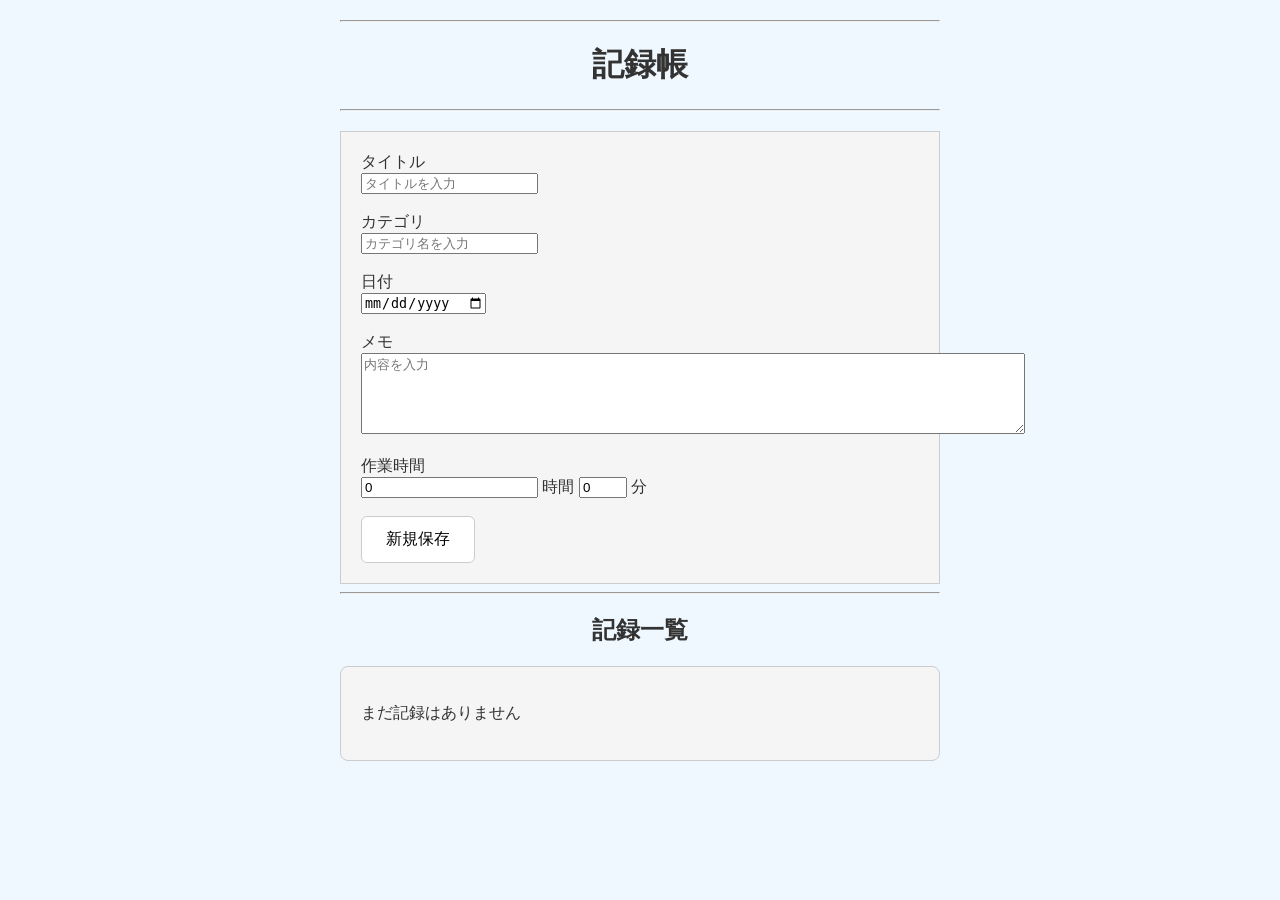
<file: LifeLogApp/index.html>
<!DOCTYPE html>
<html lang="ja">

<head>
    <meta charset="UTF-8">
    <title>記録帳アプリ</title>
    <link rel="stylesheet" href="style.css">
</head>

<body>
    <hr>
    <h1>記録帳</h1>
    <hr>
    <h2 id="status" style="color: red"></h2>
    <div class="log-input">
        <label for="title">タイトル</label><br>
        <input type="text" id="title" placeholder="タイトルを入力"><br><br>

        <label for="category">カテゴリ</label><br>
        <input type="text" id="category" placeholder="カテゴリ名を入力"><br><br>

        <label for="date">日付</label><br>
        <input type="date" id="date"><br><br>

        <label for="memo">メモ</label><br>
        <textarea id="memo" rows="5" cols="80" placeholder="内容を入力"></textarea><br><br>

        <label for="hour">作業時間</label><br>

        <input type="number" id="hour" min="0" value="0"> 時間
        <input type="number" id="minute" min="0" max="59" value="0"> 分

        <br><br>

        <button id="save-btn">新規保存</button>
    </div>
    <hr>

    <div class="log-section">
        <div class="menu-toggle">
            <div class="one"></div>
            <div class="two"></div>
            <div class="three"></div>
        </div>

        <nav class="hidden">
            <h2>記録一覧</h2>
            <div id="record-list">
                <p id="empty-message">まだ記録はありません</p>
            </div>
        </nav>
    </div>
    <!-- <script src="script.js"></script> -->
    <script src="test.js"></script>

</body>

</html>
</file>
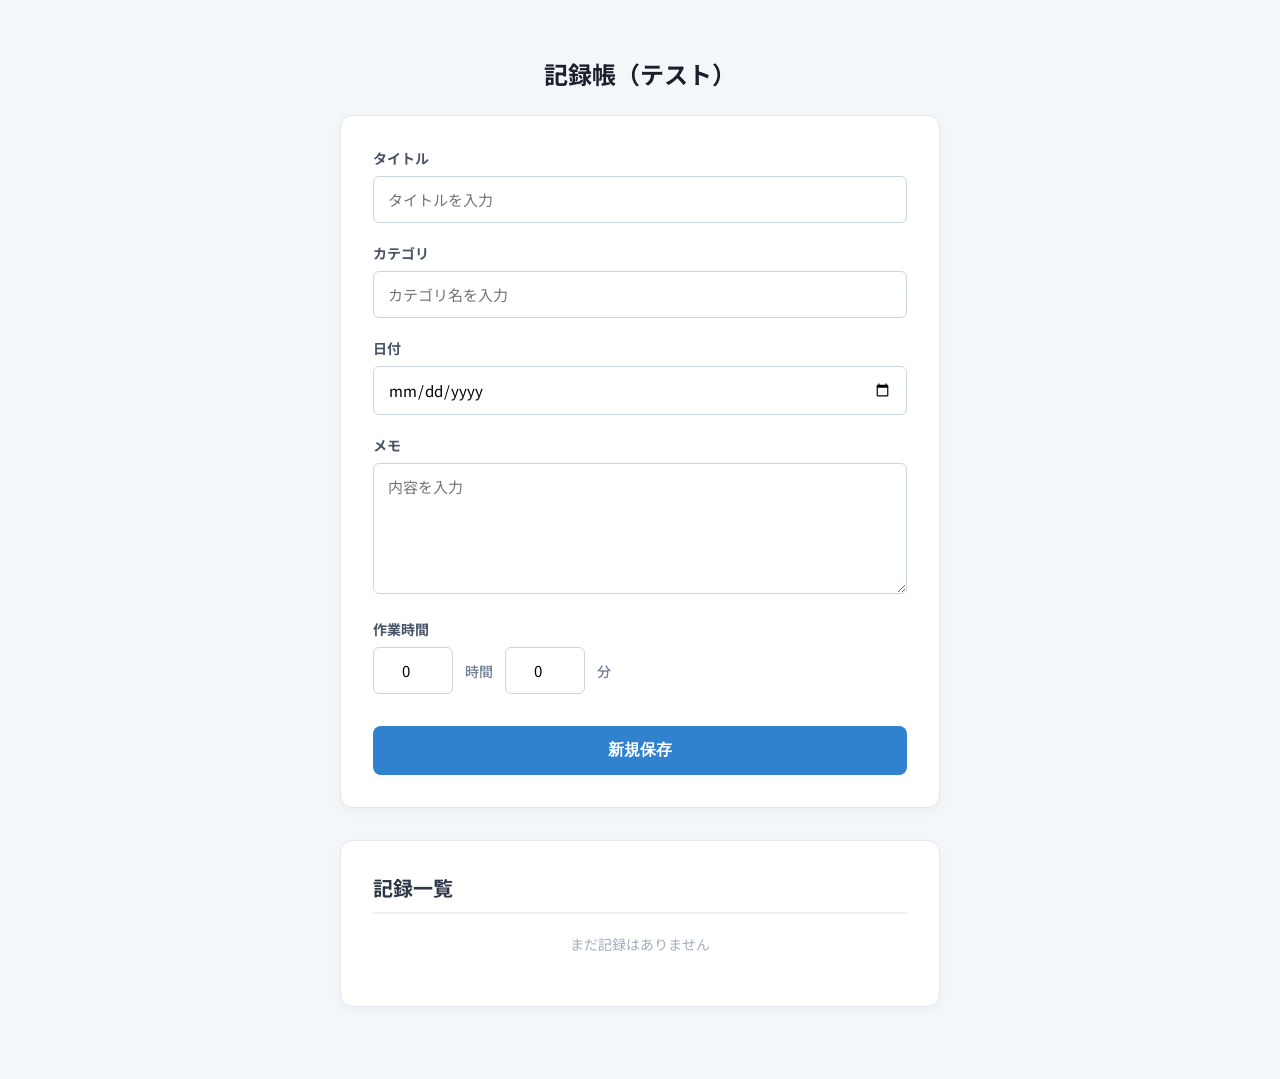
<file: LifeLogApp/test.html>
<!DOCTYPE html>
<html lang="ja">

<head>
    <meta charset="UTF-8">
    <title>記録帳アプリ</title>
    <!-- Google Fonts（綺麗なフォント）の読み込み -->
    <link rel="preconnect" href="https://fonts.googleapis.com">
    <link rel="preconnect" href="https://fonts.gstatic.com" crossorigin>
    <link href="https://fonts.googleapis.com/css2?family=Noto+Sans+JP:wght@400;500;700&display=swap" rel="stylesheet">
    <!-- CSSファイル -->
    <link rel="stylesheet" href="test.css">
</head>

<body>

    <header class="app-header">
        <h1>記録帳（テスト）</h1>
    </header>

    <!-- 編集中バッジ（空の時はCSSで自動非表示） -->
    <h2 id="status" class="editing-badge"></h2>

    <!-- 入力フォームエリア -->
    <div class="log-input container">
        <div class="form-group">
            <label for="title">タイトル</label>
            <input type="text" id="title" placeholder="タイトルを入力">
        </div>

        <div class="form-group">
            <label for="category">カテゴリ</label>
            <input type="text" id="category" placeholder="カテゴリ名を入力">
        </div>

        <div class="form-group">
            <label for="date">日付</label>
            <input type="date" id="date">
        </div>

        <div class="form-group">
            <label for="memo">メモ</label>
            <textarea id="memo" rows="5" placeholder="内容を入力"></textarea>
        </div>

        <div class="form-group">
            <label for="hour">作業時間</label>
            <div class="time-input-container">
                <input type="number" id="hour" min="0" value="0">
                <span class="unit">時間</span>
                <input type="number" id="minute" min="0" max="59" value="0">
                <span class="unit">分</span>
            </div>
        </div>

        <button id="save-btn" class="save-btn">新規保存</button>
    </div>

    <!-- 記録一覧エリア -->
    <div class="log-section container">
        <h2>記録一覧</h2>
        <div id="record-list">
            <p id="empty-message">まだ記録はありません</p>
        </div>
    </div>

    <!-- JavaScriptファイル -->
    <script src="test.js"></script>

</body>

</html>
</file>
<file: LifeLogApp/style.css>
body {
    max-width: 600px;
    margin: 20px auto;
    font-family: sans-serif;
    background-color: aliceblue;
    color: #333333;
}

h1 {
    text-align: center;
}

h2 {
    text-align: center;
}

.log-input {
    background-color: whitesmoke;
    border: 1px solid#ccc;
    padding: 20px;
}

#record-list {
    background-color: whitesmoke;
    border: 1px solid#ccc;
    border-radius: 8px;
    padding: 20px;
    margin-bottom: 10px;

}

#save-btn {
    padding: 12px 24px;
    font-size: 16px;
    border-radius: 6px;
    border: 1px solid #ccc;
    background-color: #ffffff;
    cursor: pointer;
}

#log-btn {
    padding: 8px 16px;
    font-size: 16px;
    border-radius: 6px;
    border: 1px solid #ccc;
    background-color: #ffffff;
    cursor: pointer;
}
</file>
<file: LifeLogApp/test.css>
/* --- 全体の基本設定 --- */
body {
    font-family: 'Noto Sans JP', -apple-system, BlinkMacSystemFont, sans-serif;
    background-color: #f4f7f9;
    /* 薄いグレーの背景 */
    color: #2d3748;
    /* 優しい黒の文字色 */
    margin: 0;
    padding: 40px 20px;
    display: flex;
    flex-direction: column;
    align-items: center;
    /* 中央配置 */
    -webkit-font-smoothing: antialiased;
}

/* アプリのヘッダータイトル */
.app-header h1 {
    font-size: 24px;
    font-weight: 700;
    color: #1a202c;
    margin-bottom: 24px;
}

/* --- 入力・一覧共通のカードデザイン --- */
.container {
    background-color: #ffffff;
    border: 1px solid #e2e8f0;
    border-radius: 12px;
    padding: 32px;
    max-width: 600px;
    width: 100%;
    box-shadow: 0 4px 12px rgba(0, 0, 0, 0.03);
    margin-bottom: 32px;
    box-sizing: border-box;
}

/* --- 入力フォーム --- */
.form-group {
    margin-bottom: 20px;
}

.form-group label {
    display: block;
    font-size: 14px;
    font-weight: 700;
    color: #4a5568;
    margin-bottom: 8px;
}

input[type="text"],
input[type="date"],
input[type="number"],
textarea {
    width: 100%;
    padding: 12px 14px;
    font-size: 15px;
    border: 1px solid #cbd5e0;
    border-radius: 6px;
    background-color: #fff;
    font-family: inherit;
    box-sizing: border-box;
    transition: all 0.2s ease;
}

input:focus,
textarea:focus {
    outline: none;
    border-color: #3182ce;
    /* フォーカス時に青い枠線 */
    box-shadow: 0 0 0 3px rgba(66, 153, 225, 0.15);
}

textarea {
    resize: vertical;
    min-height: 100px;
}

/* 作業時間の横並び */
.time-input-container {
    display: flex;
    align-items: center;
    gap: 12px;
}

.time-input-container input[type="number"] {
    width: 80px;
    text-align: center;
}

.unit {
    font-size: 14px;
    color: #718096;
    font-weight: 500;
}

/* --- ボタンデザイン --- */
.save-btn {
    width: 100%;
    background-color: #3182ce;
    color: #ffffff;
    border: none;
    padding: 14px;
    font-size: 16px;
    font-weight: 700;
    border-radius: 8px;
    cursor: pointer;
    transition: background-color 0.2s;
    margin-top: 12px;
}

.save-btn:hover {
    background-color: #2b6cb0;
}

/* 編集・削除ボタン */
.edit-btn,
.delete-btn {
    padding: 6px 14px;
    font-size: 14px;
    border-radius: 4px;
    cursor: pointer;
    font-weight: 500;
    transition: all 0.2s;
    font-family: inherit;
}

.edit-btn {
    background-color: #edf2f7;
    border: 1px solid #cbd5e0;
    color: #4a5568;
}

.edit-btn:hover {
    background-color: #e2e8f0;
}

.delete-btn {
    background-color: #fff5f5;
    border: 1px solid #fed7d7;
    color: #e53e3e;
}

.delete-btn:hover {
    background-color: #fed7d7;
}

/* --- 装飾系 --- */
.editing-badge {
    font-size: 14px;
    color: #e53e3e;
    background-color: #fff5f5;
    border: 1px solid #fed7d7;
    padding: 6px 12px;
    border-radius: 20px;
    margin: 0 0 20px 0;
    font-weight: 700;
}

.editing-badge:empty {
    display: none;
}

.log-section h2 {
    font-size: 20px;
    margin-top: 0;
    margin-bottom: 20px;
    border-bottom: 2px solid #edf2f7;
    padding-bottom: 10px;
}

#empty-message {
    color: #a0aec0;
    text-align: center;
    font-size: 14px;
    margin: 20px 0;
}
</file>
